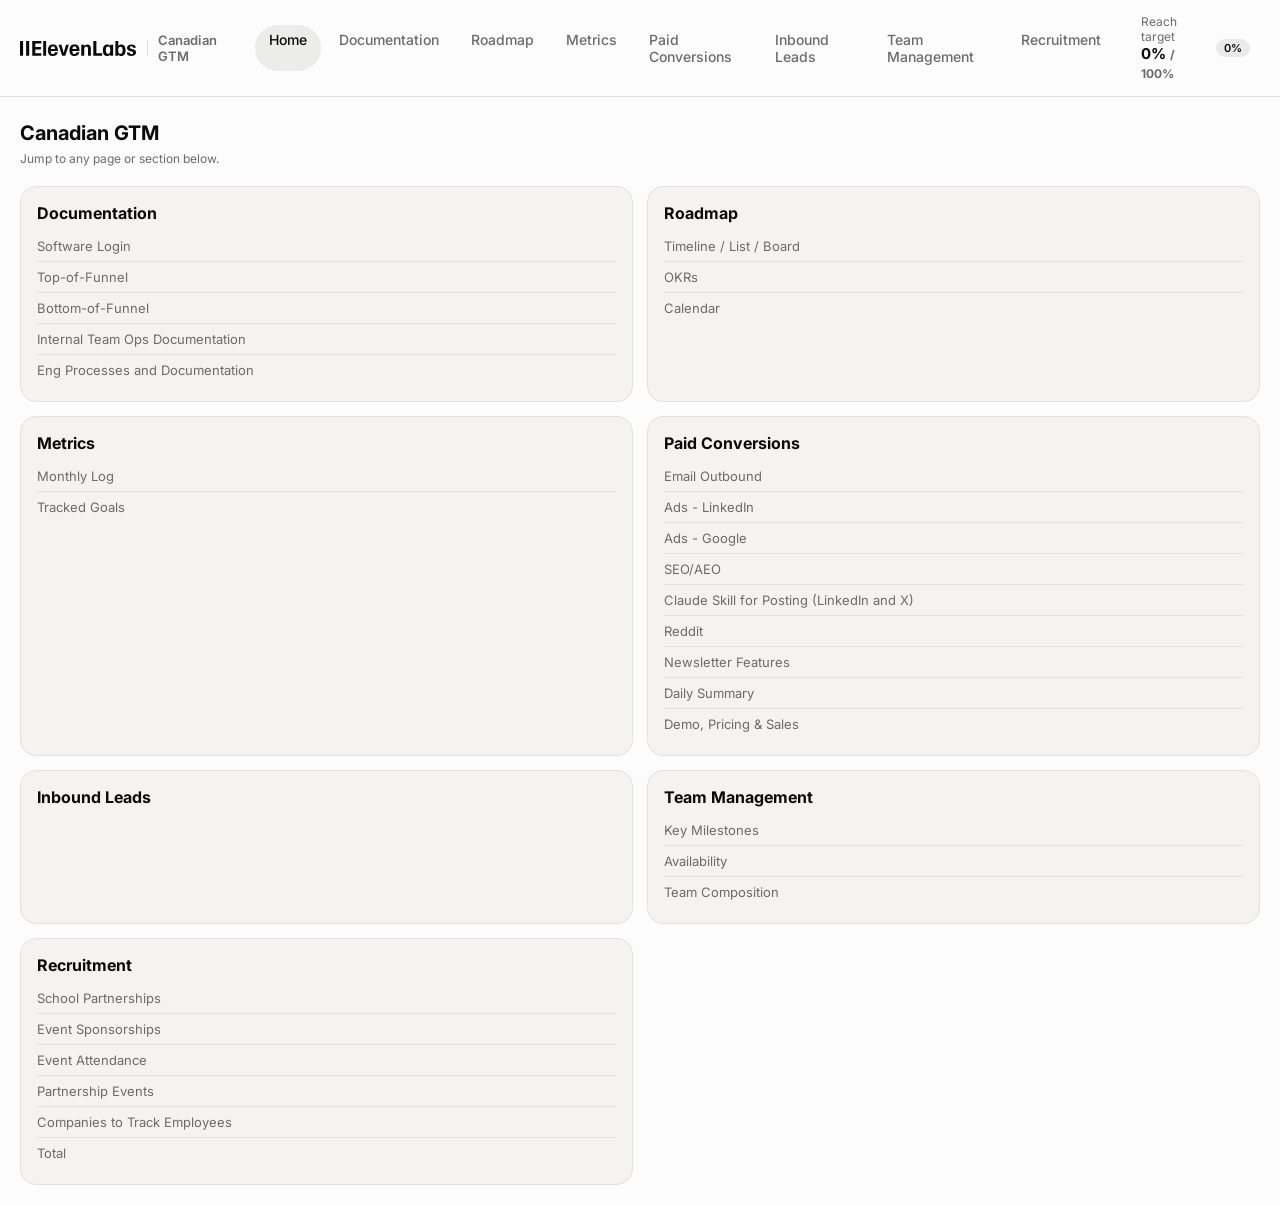
<file: index.html>
<!doctype html>
<html lang="en">
<head>
<meta charset="UTF-8" />
<meta name="viewport" content="width=device-width, initial-scale=1.0" />
<title>Canadian GTM</title>
<link rel="preconnect" href="https://fonts.googleapis.com" />
<link rel="preconnect" href="https://fonts.gstatic.com" crossorigin />
<link href="https://fonts.googleapis.com/css2?family=Inter:wght@300;400;500;600;700;800&display=swap" rel="stylesheet" />
<link rel="stylesheet" href="css/styles.css" />
</head>
<body>
<div id="app-header"></div>
<main id="app-page"></main>
<div id="sidebar-root"></div>
<script type="module" src="js/app.js"></script>
</body>
</html>
</file>
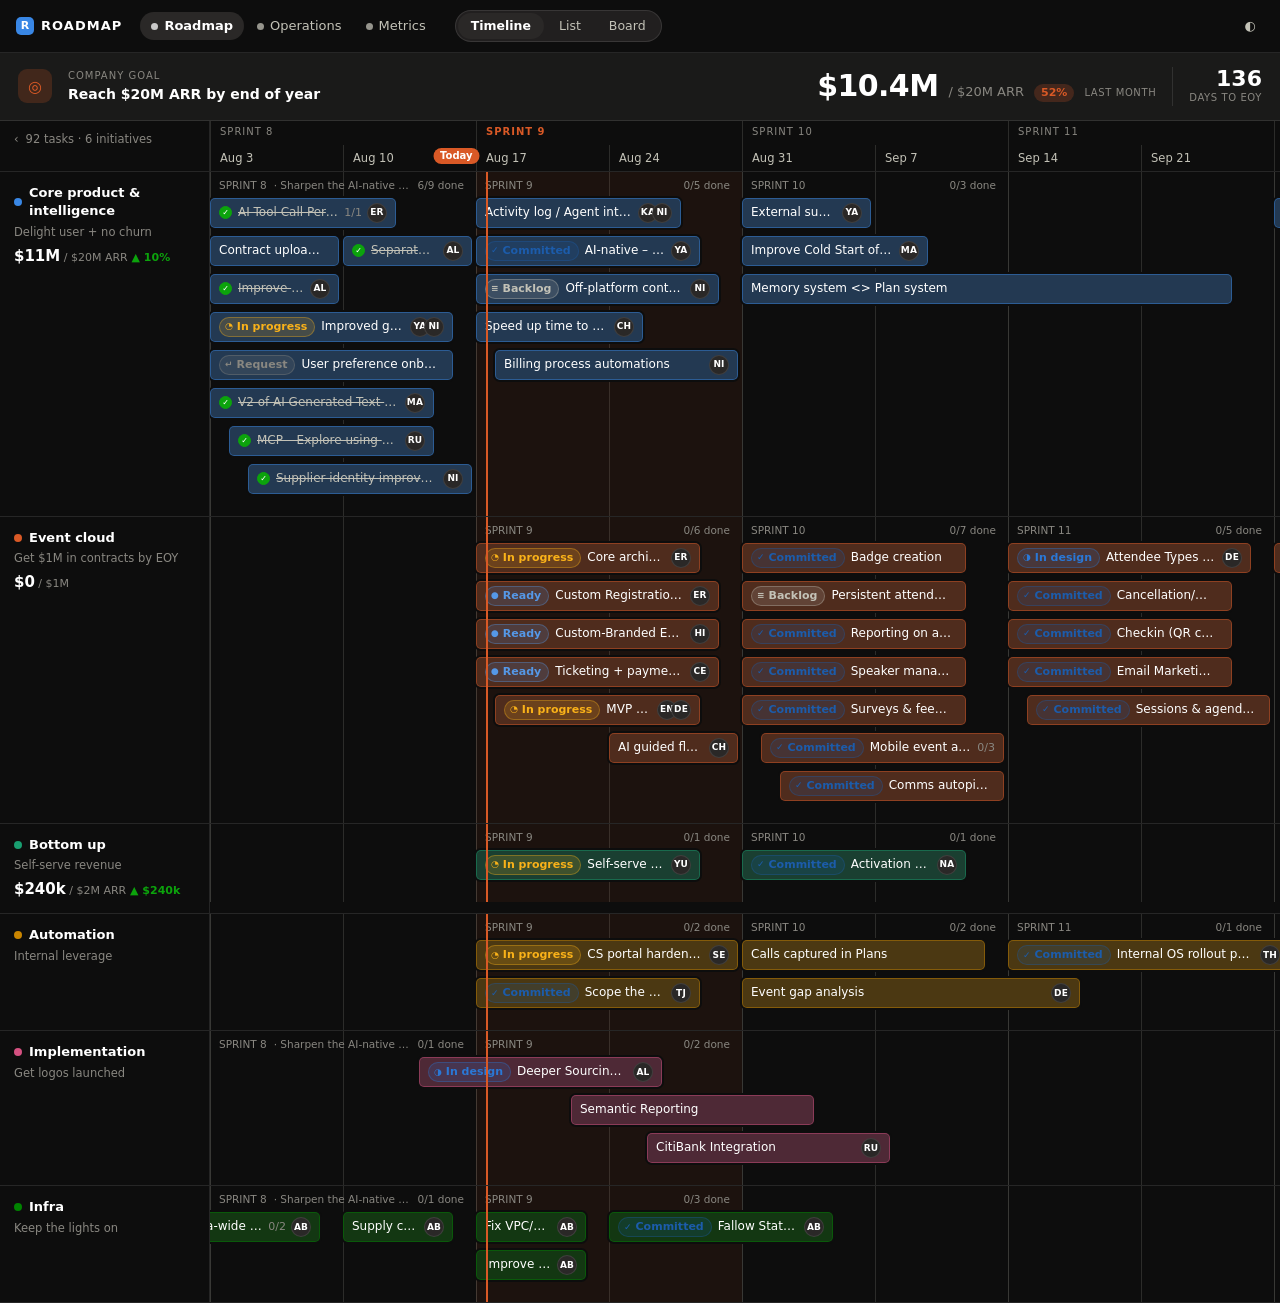
<file: roadmap/index.html>
<!DOCTYPE html>
<html lang="en" data-theme="dark">
<head>
<meta charset="utf-8">
<meta name="viewport" content="width=device-width, initial-scale=1">
<title>Roadmap — Company</title>
<meta name="description" content="A roadmap timeline for planning work across teams.">
<meta name="robots" content="noindex">
<link rel="stylesheet" href="assets/styles.css">
</head>
<body>

<div class="app">

  <header class="appbar">
    <div class="brand">
      <span class="brand-mark" aria-hidden="true">R</span>
      <span>Roadmap</span>
    </div>

    <nav class="tabs" role="tablist" aria-label="Sections">
      <button class="tab" role="tab" data-tab="roadmap" aria-selected="true">
        <span class="dot" aria-hidden="true"></span>Roadmap
      </button>
      <button class="tab" role="tab" data-tab="operations" aria-selected="false">
        <span class="dot" aria-hidden="true"></span>Operations
      </button>
      <button class="tab" role="tab" data-tab="metrics" aria-selected="false">
        <span class="dot" aria-hidden="true"></span>Metrics
      </button>
    </nav>

    <div class="switcher" id="roadmap-switcher" role="tablist" aria-label="Roadmap view">
      <button role="tab" data-rview="timeline" aria-selected="true">Timeline</button>
      <button role="tab" data-rview="list" aria-selected="false">List</button>
      <button role="tab" data-rview="board" aria-selected="false">Board</button>
    </div>

    <div class="appbar-right">
      <button class="icon-btn" id="theme-toggle" title="Switch light / dark" aria-label="Switch light or dark theme">◐</button>
    </div>
  </header>

  <section class="goalbar" id="goalbar" aria-label="Company goal"></section>

  <main>
    <div class="view" id="view-timeline"   role="tabpanel" aria-label="Timeline"></div>
    <div class="view" id="view-list"       role="tabpanel" aria-label="List"       hidden></div>
    <div class="view" id="view-board"      role="tabpanel" aria-label="Board"      hidden></div>
    <div class="view" id="view-operations" role="tabpanel" aria-label="Operations" hidden></div>
    <div class="view" id="view-metrics"    role="tabpanel" aria-label="Metrics"    hidden></div>
  </main>

</div>

<script src="data/roadmap.js"></script>
<script src="assets/app.js"></script>
</body>
</html>
</file>
<file: css/styles.css>
:root {
  --bg: #fdfcfc;
  --bg-raised: #f5f3f1;
  --bg-raised-2: #ececea;
  --border: #e3e1de;
  --text: #0a0a0a;
  --text-dim: #6b6b6b;
  --text-faint: #9b9994;
  --accent: #0a0a0a;
  --accent-contrast: #ffffff;
  --warning-bg: #fdf3e7;
  --warning-text: #92400e;
  --warning-border: #f0ddb8;
  --green: #16a34a;
  --red: #dc2626;
  --blue: #2563eb;
  --radius: 16px;
}

* { box-sizing: border-box; }

html, body {
  margin: 0;
  padding: 0;
  background: var(--bg);
  color: var(--text);
  font-family: 'Inter', -apple-system, BlinkMacSystemFont, "Segoe UI", Roboto, sans-serif;
  font-size: 14px;
}

button, input, select, textarea {
  font-family: inherit;
  font-size: inherit;
  color: inherit;
}

a { color: inherit; }

/* Header */
#app-header {
  display: flex;
  align-items: center;
  justify-content: space-between;
  gap: 16px;
  padding: 10px 20px;
  border-bottom: 1px solid var(--border);
  background: var(--bg);
  position: sticky;
  top: 0;
  z-index: 20;
}

.header-left {
  display: flex;
  align-items: center;
  gap: 20px;
}

.wordmark {
  display: flex;
  align-items: center;
  gap: 10px;
}
.wordmark svg { height: 15px; width: auto; color: var(--text); flex-shrink: 0; }
.wordmark .wordmark-divider { width: 1px; height: 16px; background: var(--border); }
.wordmark .wordmark-sub { font-weight: 600; font-size: 13px; color: var(--text-dim); letter-spacing: 0.01em; }

.nav-tabs { display: flex; gap: 4px; }
.nav-tab {
  padding: 6px 14px;
  border-radius: 9999px;
  color: var(--text-dim);
  text-decoration: none;
  cursor: pointer;
  font-weight: 500;
  border: none;
  background: transparent;
}
.nav-tab:hover { color: var(--text); background: var(--bg-raised); }
.nav-tab.active { color: var(--text); background: var(--bg-raised-2); }

.header-goal {
  display: flex;
  align-items: center;
  gap: 10px;
  padding: 4px 10px;
  border-radius: 8px;
  cursor: pointer;
}
.header-goal:hover { background: var(--bg-raised); }
.header-goal .goal-value { font-weight: 700; font-size: 15px; }
.header-goal .goal-sub { color: var(--text-dim); font-size: 12px; }
.pill {
  padding: 2px 8px;
  border-radius: 20px;
  font-size: 11px;
  font-weight: 600;
  background: rgba(10, 10, 10, 0.07);
  color: var(--accent);
}

/* Page container */
#app-page { padding: 20px; max-width: 1500px; margin: 0 auto; }
#app-page [id] { scroll-margin-top: 76px; }

.page-title { font-size: 20px; font-weight: 700; margin: 4px 0 20px; }
.section-label {
  text-transform: uppercase;
  letter-spacing: 0.06em;
  font-size: 11px;
  color: var(--text-faint);
  font-weight: 700;
  margin-bottom: 4px;
}
.section-desc { color: var(--text-dim); font-size: 12px; margin-bottom: 14px; }

.card {
  background: var(--bg-raised);
  border: 1px solid var(--border);
  border-radius: var(--radius);
  padding: 16px;
}

.btn {
  border: 1px solid var(--border);
  background: var(--bg-raised-2);
  color: var(--text);
  padding: 7px 14px;
  border-radius: 9999px;
  cursor: pointer;
  font-weight: 600;
  font-size: 13px;
}
.btn:hover { border-color: #cfcdc9; }
.btn-primary { background: var(--accent); color: var(--accent-contrast); border-color: var(--accent); }
.btn-primary:hover { filter: brightness(1.3); }
.btn-ghost { background: transparent; border-color: transparent; color: var(--text-dim); }
.btn-ghost:hover { color: var(--text); background: var(--bg-raised); }
.btn-danger { color: var(--red); }

.toolbar { display: flex; align-items: center; justify-content: space-between; margin-bottom: 16px; gap: 12px; }

.avatar {
  width: 24px; height: 24px; border-radius: 50%;
  display: flex; align-items: center; justify-content: center;
  font-size: 10px; font-weight: 700; color: #14141a;
  flex-shrink: 0;
}
.avatar.lg { width: 32px; height: 32px; font-size: 12px; }

.progress-track {
  height: 6px;
  border-radius: 4px;
  background: var(--bg-raised-2);
  overflow: hidden;
}
.progress-fill { height: 100%; background: var(--text); border-radius: 4px; }
.progress-fill.accent { background: var(--accent); }
.progress-fill.green { background: var(--green); }

/* ---------- Roadmap ---------- */
.goal-banner {
  display: flex; align-items: center; justify-content: space-between;
  padding: 16px 4px 20px;
  margin-bottom: 8px;
}
.goal-banner .goal-title-row { display: flex; align-items: center; gap: 10px; }
.goal-banner .goal-icon {
  width: 34px; height: 34px; border-radius: 50%;
  background: var(--bg-raised-2); border: 1px solid var(--border);
  display: flex; align-items: center; justify-content: center; font-size: 16px;
  color: var(--text);
}
.goal-banner .goal-icon svg { height: 14px; width: auto; }
.goal-banner .goal-big { font-size: 30px; font-weight: 800; }
.goal-banner .goal-days { text-align: right; color: var(--text-dim); font-size: 12px; }
.goal-banner .goal-days b { display: block; font-size: 22px; color: var(--text); }

.timeline-toolbar { display: flex; align-items: center; justify-content: space-between; margin: 10px 0 14px; }
.timeline-scroll { overflow-x: auto; border-top: 1px solid var(--border); padding-top: 4px; }

.tl-row { display: flex; border-bottom: 1px solid var(--border); }
.tl-row.tl-header-row { border-bottom: 1px solid var(--border); }
.tl-label {
  position: sticky; left: 0; z-index: 3;
  width: 260px; min-width: 260px; background: var(--bg);
  padding: 12px 14px;
}
.tl-header-row .tl-label { background: var(--bg); }
.tl-init-name { font-weight: 700; display: flex; align-items: center; gap: 8px; }
.team-dot { width: 8px; height: 8px; border-radius: 50%; flex-shrink: 0; }
.tl-init-sub { color: var(--text-dim); font-size: 12px; margin-top: 2px; }
.tl-init-progress { margin-top: 8px; }
.tl-add-row {
  border: none; background: transparent; color: var(--text-faint);
  cursor: pointer; font-size: 12px; margin-top: 8px; padding: 0;
}
.tl-add-row:hover { color: var(--accent); }

.tl-lane {
  position: relative;
  flex-shrink: 0;
  background-image: repeating-linear-gradient(to right, var(--border) 0, var(--border) 1px, transparent 1px, transparent var(--week-px));
  min-height: 66px;
}
.tl-header-row .tl-lane { min-height: 34px; }

.tl-week-label {
  position: absolute; top: 8px; font-size: 11px; color: var(--text-faint); font-weight: 600;
}
.tl-today-line {
  position: absolute; top: 0; bottom: -2000px; width: 2px; background: var(--accent); z-index: 2;
}
.tl-today-flag {
  position: absolute; top: -2px; transform: translateX(-50%);
  background: var(--accent); color: var(--accent-contrast); font-size: 10px; font-weight: 700;
  padding: 1px 6px; border-radius: 4px;
}

.tl-bar {
  position: absolute; top: 14px; height: 34px; border-radius: 7px;
  padding: 6px 10px; font-size: 12px; font-weight: 600;
  cursor: pointer; overflow: hidden; white-space: nowrap; text-overflow: ellipsis;
  border: 1px solid rgba(0,0,0,0.25);
  color: #14141a;
  display: flex; align-items: center; gap: 6px;
}
.tl-bar:hover { filter: brightness(1.1); }
.tl-bar .status-dot { width: 6px; height: 6px; border-radius: 50%; background: rgba(0,0,0,0.45); flex-shrink: 0; }
.tl-bar-conflict { border: 2px solid var(--red); box-shadow: 0 0 0 1px rgba(220,38,38,0.25); }

/* ---------- List / Board views ---------- */
.view-tabs { display: flex; gap: 4px; }
.view-tab {
  padding: 6px 12px; border-radius: 9999px; border: none; cursor: pointer;
  background: transparent; color: var(--text-dim); font-weight: 600; font-size: 13px;
}
.view-tab.active { background: var(--bg-raised-2); color: var(--text); }

table.list-table { width: 100%; border-collapse: collapse; }
table.list-table th {
  text-align: left; font-size: 11px; text-transform: uppercase; color: var(--text-faint);
  padding: 8px 10px; border-bottom: 1px solid var(--border);
}
table.list-table td { padding: 10px; border-bottom: 1px solid var(--border); font-size: 13px; }
table.list-table tr:hover td { background: var(--bg-raised); cursor: pointer; }

.status-badge {
  display: inline-flex; align-items: center; gap: 5px;
  padding: 3px 9px; border-radius: 20px; font-size: 11px; font-weight: 700;
  background: var(--bg-raised-2); border: 1px solid var(--border); color: var(--text-dim);
}
.status-badge.done { color: var(--green); }
.status-badge.progress { color: var(--accent); }

.board-cols { display: flex; gap: 14px; overflow-x: auto; padding-bottom: 10px; }
.board-col { width: 260px; flex-shrink: 0; }
.board-col-title { font-size: 12px; font-weight: 700; color: var(--text-dim); margin-bottom: 10px; display: flex; justify-content: space-between; }
.board-card {
  background: var(--bg-raised); border: 1px solid var(--border); border-radius: 12px;
  padding: 10px; margin-bottom: 8px; cursor: pointer; font-size: 13px; font-weight: 600;
}
.board-card:hover { border-color: #cfcdc9; }
.board-card .board-card-meta { display: flex; align-items: center; justify-content: space-between; margin-top: 8px; }

.empty-hint {
  color: var(--text-faint); font-size: 12px; padding: 6px 10px;
}

/* ---------- Grid layouts (OKR, Operations, Metrics) ---------- */
.grid-3 { display: grid; grid-template-columns: repeat(3, 1fr); gap: 14px; }
.grid-2 { display: grid; grid-template-columns: repeat(2, 1fr); gap: 14px; }
@media (max-width: 1000px) { .grid-3 { grid-template-columns: repeat(2, 1fr); } }

.stack-16 > * + * { margin-top: 16px; }

.okr-card .okr-title-row { display: flex; align-items: center; justify-content: space-between; }
.okr-card h3 { margin: 0; font-size: 15px; }
.kr-row { padding: 10px 0; border-top: 1px solid var(--border); }
.kr-row:first-of-type { border-top: none; }
.kr-title-row { display: flex; justify-content: space-between; font-size: 13px; margin-bottom: 6px; }
.kr-title-row .kr-values { color: var(--text-dim); }
.kr-title { cursor: text; }
.kr-meta-row { display: flex; align-items: center; justify-content: space-between; margin-top: 8px; }
.kr-deadline { font-size: 12px; color: var(--text-dim); cursor: pointer; }
.kr-deadline:hover { color: var(--text); }
.kr-people { display: flex; align-items: center; cursor: pointer; }
.kr-people .avatar { margin-left: -6px; border: 2px solid var(--bg-raised); }
.kr-people .avatar:first-child { margin-left: 0; }
.kr-people-empty { font-size: 12px; color: var(--text-faint); }
.kr-people:hover .kr-people-empty { color: var(--text-dim); }

.milestone-row {
  display: grid; grid-template-columns: 90px 1fr 100px 80px;
  align-items: center; padding: 10px 4px; border-bottom: 1px solid var(--border);
  font-size: 13px;
}
.milestone-row:last-child { border-bottom: none; }
.milestone-date { color: var(--text-dim); }
.milestone-rel { color: var(--text-faint); text-align: right; }

.avail-bar-row { display: flex; align-items: center; gap: 12px; margin: 10px 0 16px; }
.avail-big { font-size: 26px; font-weight: 800; }
.avail-legend { display: flex; gap: 14px; font-size: 12px; color: var(--text-dim); }
.avail-legend span { display: inline-flex; align-items: center; gap: 5px; }
.legend-dot { width: 7px; height: 7px; border-radius: 50%; }

.person-row {
  display: grid; grid-template-columns: 1fr 110px 120px 90px;
  align-items: center; padding: 8px 4px; border-bottom: 1px solid var(--border); font-size: 13px;
}
.person-row:last-child { border-bottom: none; }
.person-name-cell { display: flex; align-items: center; gap: 8px; }
.person-name-cell .role { color: var(--text-faint); font-size: 11px; display: block; }

.team-card h4 { margin: 0 0 10px; font-size: 14px; }
.team-role-label { font-size: 10px; text-transform: uppercase; color: var(--text-faint); margin: 8px 0 4px; letter-spacing: 0.05em; }
.team-member { display: flex; align-items: center; gap: 8px; margin-bottom: 6px; font-size: 13px; }

table.metrics-table { width: 100%; border-collapse: collapse; font-size: 13px; }
table.metrics-table th, table.metrics-table td { padding: 8px 10px; text-align: right; border-bottom: 1px solid var(--border); }
table.metrics-table th:first-child, table.metrics-table td:first-child { text-align: left; }
table.metrics-table th { color: var(--text-faint); font-size: 11px; text-transform: uppercase; font-weight: 700; }
table.metrics-table td.current-month { color: var(--accent); font-weight: 700; }
table.metrics-table td.projection { color: var(--text-faint); }
table.metrics-table td.editable-cell { cursor: pointer; }
table.metrics-table td.editable-cell:hover { background: var(--bg-raised-2); border-radius: 4px; }
table.metrics-table tr.metrics-group-row td {
  text-align: left; font-size: 11px; text-transform: uppercase; letter-spacing: 0.06em;
  font-weight: 700; color: var(--text-faint); background: var(--bg-raised-2);
  padding: 7px 10px; border-bottom: 1px solid var(--border);
}
table.metrics-table tr.metrics-group-row .team-dot { display: inline-block; margin-right: 6px; }

.goal-card { position: relative; }
.goal-card .goal-card-top { display: flex; justify-content: space-between; align-items: center; margin-bottom: 6px; }
.goal-card .goal-card-value { font-size: 22px; font-weight: 800; margin: 6px 0 8px; }
.goal-card .goal-card-value span { font-size: 13px; font-weight: 500; color: var(--text-dim); }
.sparkline { margin-top: 10px; }

/* ---------- Task Sidebar ---------- */
.sidebar-overlay {
  position: fixed; inset: 0; background: rgba(10,10,10,0.25); z-index: 40;
}
.task-sidebar {
  position: fixed; top: 0; right: 0; bottom: 0; width: 440px; max-width: 92vw;
  background: var(--bg); border-left: 1px solid var(--border);
  z-index: 41; display: flex; flex-direction: column;
  box-shadow: -8px 0 30px rgba(10,10,10,0.12);
}
.ts-header {
  display: flex; align-items: center; justify-content: space-between;
  padding: 12px 16px; border-bottom: 1px solid var(--border);
}
.ts-body { flex: 1; overflow-y: auto; padding: 16px; }
.ts-title-input {
  width: 100%; background: transparent; border: none; color: var(--text);
  font-size: 19px; font-weight: 700; padding: 4px 0 14px; outline: none;
}
.ts-warning {
  background: var(--warning-bg); border: 1px solid var(--warning-border); color: var(--warning-text);
  padding: 8px 10px; border-radius: 8px; font-size: 12px; margin-bottom: 14px;
}
.ts-conflict {
  background: rgba(220,38,38,0.07); border: 1px solid rgba(220,38,38,0.3); color: var(--red);
  padding: 8px 10px; border-radius: 8px; font-size: 12px; margin-bottom: 14px;
}
.ts-field { padding: 10px 0; border-bottom: 1px solid var(--border); }
.ts-field-label {
  display: flex; align-items: center; gap: 8px; font-size: 12px; color: var(--text-dim); margin-bottom: 6px; font-weight: 600;
}
.ts-field textarea, .ts-field input[type=text], .ts-field input[type=date], .ts-field select,
.ts-body textarea, .ts-body input[type=text], .ts-body input[type=date], .ts-body select {
  width: 100%; background: var(--bg-raised-2); border: 1px solid var(--border); border-radius: 7px;
  padding: 7px 9px; color: var(--text); outline: none;
}
.ts-field textarea, .ts-body textarea { min-height: 60px; resize: vertical; }
.ts-field:focus-within textarea, .ts-field:focus-within input, .ts-field:focus-within select,
.ts-body textarea:focus, .ts-body input:focus, .ts-body select:focus { border-color: #b8b6b2; }
.ts-inline { display: flex; gap: 8px; align-items: center; }
.ts-inline > * { flex: 1; }
.ts-chip {
  display: inline-flex; align-items: center; gap: 6px; background: var(--bg-raised-2);
  border: 1px solid var(--border); border-radius: 20px; padding: 3px 8px 3px 4px; font-size: 12px; margin: 3px 4px 0 0;
}
.ts-chip button { border: none; background: transparent; color: var(--text-faint); cursor: pointer; font-size: 13px; line-height: 1; padding: 0; }
.ts-chip-conflict { background: rgba(220,38,38,0.08); border-color: rgba(220,38,38,0.35); color: var(--red); }
.ts-subtask-row { display: flex; align-items: center; gap: 8px; padding: 4px 0; font-size: 13px; }
.ts-subtask-row input[type=checkbox] { accent-color: var(--accent); }
.ts-comment { padding: 8px 0; border-top: 1px solid var(--border); font-size: 13px; }
.ts-comment .ts-comment-meta { color: var(--text-faint); font-size: 11px; margin-bottom: 3px; }
.ts-footer { padding: 12px 16px; border-top: 1px solid var(--border); display: flex; justify-content: space-between; }

.checkbox-row { display: flex; align-items: center; gap: 6px; }

/* ---------- Cover page ---------- */
.cover-grid { display: grid; grid-template-columns: repeat(2, 1fr); gap: 14px; }
@media (max-width: 800px) { .cover-grid { grid-template-columns: 1fr; } }
.cover-page-title {
  display: block; font-size: 16px; font-weight: 700; color: var(--text);
  text-decoration: none; margin-bottom: 8px;
}
.cover-page-title:hover { text-decoration: underline; }
.cover-sublist { list-style: none; margin: 0; padding: 0; }
.cover-sublist li { border-top: 1px solid var(--border); }
.cover-sublist li:first-child { border-top: none; }
.cover-sublist a {
  display: block; padding: 7px 0; font-size: 13px; color: var(--text-dim); text-decoration: none;
}
.cover-sublist a:hover { color: var(--text); text-decoration: underline; }

/* ---------- Documentation & SOPs ---------- */
.doc-card h4 { font-size: 15px; }
.doc-list { margin-top: 4px; }
.doc-row {
  display: flex; align-items: flex-start; justify-content: space-between; gap: 12px;
  padding: 9px 0; border-bottom: 1px solid var(--border);
}
.doc-row:last-child { border-bottom: none; }
.doc-row-main { min-width: 0; }
.doc-title { font-size: 13px; font-weight: 600; color: var(--text); text-decoration: none; }
a.doc-title:hover { text-decoration: underline; }
.doc-notes { font-size: 12px; color: var(--text-dim); margin-top: 2px; line-height: 1.5; }
.doc-row-actions { display: flex; gap: 4px; flex-shrink: 0; }

.cell-input {
  width: 100%; min-width: 130px; background: var(--bg-raised-2); border: 1px solid var(--border);
  border-radius: 6px; padding: 5px 8px; color: var(--text); font-size: 12px; outline: none;
}
.cell-input:hover { border-color: #cfcdc9; }
.cell-input:focus { border-color: #b8b6b2; background: var(--bg); }
.doc-fields-table th, .doc-fields-table td { white-space: nowrap; }

.leads-table th, .leads-table td { white-space: nowrap; }
.notes-box {
  width: 100%; min-height: 90px; background: var(--bg-raised); border: 1px solid var(--border);
  border-radius: var(--radius); padding: 12px; color: var(--text); font-size: 13px;
  outline: none; resize: vertical; font-family: inherit; margin-top: 8px;
}
.notes-box:focus { border-color: #b8b6b2; }
.notes-box[readonly] { cursor: default; color: var(--text-dim); }
.notes-box[readonly]:focus { border-color: var(--border); }
.page-notes-wrap { margin-bottom: 24px; }
.page-notes-wrap .notes-box { margin-top: 6px; min-height: 80px; }

/* ---------- Calendar ---------- */
.cal-header { display: flex; align-items: center; justify-content: space-between; margin-bottom: 12px; }
.cal-header select {
  background: var(--bg-raised-2); border: 1px solid var(--border); border-radius: 7px;
  padding: 5px 8px; color: var(--text); font-size: 13px; outline: none;
}
.cal-grid {
  display: grid; grid-template-columns: repeat(7, 1fr); gap: 1px;
  background: var(--border); border: 1px solid var(--border); border-radius: var(--radius); overflow: hidden;
}
.cal-day-head {
  background: var(--bg-raised); padding: 8px; font-size: 11px; text-transform: uppercase;
  color: var(--text-faint); text-align: center; font-weight: 700;
}
.cal-cell { background: var(--bg); min-height: 92px; padding: 6px; font-size: 12px; }
.cal-cell.blank { background: var(--bg-raised); }
.cal-cell.today { background: rgba(10,10,10,0.03); }
.cal-cell .cal-daynum { font-weight: 700; margin-bottom: 4px; }
.cal-cell.today .cal-daynum { color: var(--accent); }
.cal-chip {
  display: block; font-size: 10px; padding: 1px 5px; border-radius: 4px; margin-bottom: 2px;
  white-space: nowrap; overflow: hidden; text-overflow: ellipsis;
}
.cal-chip.task { background: rgba(37,99,235,0.12); color: #2563eb; }
.cal-chip.kr { background: rgba(10,10,10,0.08); color: #0a0a0a; }
.cal-chip.milestone { background: rgba(220,38,38,0.1); color: #dc2626; }
.cal-more { display: block; font-size: 10px; color: var(--text-faint); }
.cal-legend { display: flex; gap: 16px; font-size: 12px; color: var(--text-dim); margin-top: 12px; }
.cal-legend span { display: inline-flex; align-items: center; gap: 5px; }

.cal-filters { display: grid; grid-template-columns: 1fr 1fr; gap: 24px; margin-top: 24px; }
@media (max-width: 700px) { .cal-filters { grid-template-columns: 1fr; } }
.cal-checkbox-row {
  display: flex; align-items: center; gap: 8px; font-size: 13px; padding: 4px 0;
  cursor: pointer; color: var(--text);
}
.cal-checkbox-row input[type=checkbox] { accent-color: var(--accent); }
.cal-filter-team-group { margin-bottom: 12px; }
.cal-filter-team-group:last-child { margin-bottom: 0; }
.cal-filter-team-label {
  display: flex; align-items: center; gap: 6px; font-size: 12px; font-weight: 700;
  color: var(--text-dim); margin: 8px 0 2px;
}
.cal-filter-team-group:first-child .cal-filter-team-label { margin-top: 0; }
.cal-filter-team-label .team-dot { flex-shrink: 0; }
.cal-filter-col .cal-checkbox-row { padding-left: 4px; }

/* ---------- Tracker pages (Paid Conversions / Recruitment) ---------- */
.page-intro { color: var(--text-dim); font-size: 13px; line-height: 1.6; }
.page-intro p:last-child { margin-bottom: 0 !important; }

.tracker-card h4 { font-size: 15px; }
.tracker-scroll { overflow-x: auto; }
.tracker-table { border-collapse: collapse; }
.tracker-table th, .tracker-table td { font-size: 13px; white-space: nowrap; }
.tracker-note { color: var(--text-dim); font-size: 12px !important; max-width: 260px; white-space: normal !important; }
.tracker-target { color: var(--text-dim); }
.tracker-sticky-col { position: sticky; left: 0; background: var(--bg-raised); min-width: 190px; z-index: 1; }
.tracker-week-th, .tracker-week-td { text-align: center; width: 84px; }
.tracker-week-th.current-week { color: var(--text); }
.tracker-week-td.current-week { background: rgba(10,10,10,0.03); }
.tracker-input {
  width: 76px; text-align: center; background: transparent; border: 1px solid transparent;
  border-radius: 6px; padding: 5px 4px; color: var(--text); outline: none; font-size: 13px;
}
.tracker-input:hover { border-color: var(--border); }
.tracker-input:focus { border-color: #b8b6b2; background: var(--bg); }

.tracker-summary { text-align: right; margin-top: 12px; padding-top: 10px; border-top: 1px solid var(--border); font-size: 13px; color: var(--text-dim); }
.tracker-summary b { font-size: 16px; color: var(--text); margin-left: 6px; }

.inline-add-form { gap: 8px; align-items: center; margin: 10px 0; }
.inline-add-form input {
  flex: 1; max-width: 320px; background: var(--bg-raised-2); border: 1px solid var(--border);
  border-radius: 7px; padding: 7px 10px; color: var(--text); outline: none; font-size: 13px;
}
.inline-add-form input:focus { border-color: #b8b6b2; }

.entity-list { margin: 4px 0 14px; }
.entity-row { display: flex; gap: 16px; align-items: flex-start; padding: 8px 0; border-bottom: 1px solid var(--border); font-size: 13px; }
.entity-row:last-child { border-bottom: none; }
.entity-name { flex: 0 0 200px; font-weight: 700; }
.entity-org-list { display: flex; flex-wrap: wrap; gap: 6px; flex: 1; }
.entity-org-box {
  background: var(--bg-raised-2); border: 1px solid var(--border); border-radius: 8px;
  padding: 4px 10px; font-size: 12px; color: var(--text-dim); font-family: inherit;
  cursor: pointer; line-height: 1.4;
}
.entity-org-box:hover { border-color: #b8b6b2; color: var(--text); background: var(--bg); }
.entity-org-empty { color: var(--text-faint); }
.entity-note { flex: 1; color: var(--text-dim); font-size: 12px; line-height: 1.5; padding-top: 2px; }
</file>
<file: roadmap/assets/styles.css>
/* =====================================================================
   Roadmap dashboard — styles
   Colour roles come from a validated categorical palette (8 fixed slots,
   never cycled) plus a reserved status palette. Both light and dark are
   selected, not auto-flipped.
   ===================================================================== */

:root {
  color-scheme: dark;

  /* surfaces & ink — dark is the default view */
  --plane:        #0d0d0d;
  --surface-1:    #1a1a19;
  --surface-2:    #211f1f;
  --surface-3:    #2a2827;
  --text-primary: #ffffff;
  --text-secondary: #c3c2b7;
  --text-muted:   #898781;
  --grid:         #2c2c2a;
  --axis:         #383835;
  --hairline:     rgba(255, 255, 255, 0.10);
  --hairline-strong: rgba(255, 255, 255, 0.18);

  /* categorical slots — fixed order, one per team, never recycled */
  --series-1: #3987e5;  /* blue    */
  --series-2: #d95926;  /* orange  */
  --series-3: #199e70;  /* aqua    */
  --series-4: #c98500;  /* yellow  */
  --series-5: #d55181;  /* magenta */
  --series-6: #008300;  /* green   */
  --series-7: #9085e9;  /* violet  */
  --series-8: #e66767;  /* red     */
  --series-other: #898781;

  /* status palette — reserved, never used as a series colour */
  --good:     #0ca30c;
  --warning:  #fab219;
  --serious:  #ec835a;
  --critical: #d03b3b;
  --delta-up: #0ca30c;

  /* ordinal steps for workflow progression (blue ramp, no darker than 600) */
  --step-early: #1c5cab;
  --step-mid:   #2a78d6;
  --step-late:  #5598e7;

  --radius: 8px;
  --radius-sm: 5px;
  --row-h: 34px;
  --font: system-ui, -apple-system, "Segoe UI", sans-serif;
}

:root[data-theme="light"] {
  color-scheme: light;
  --plane:        #f9f9f7;
  --surface-1:    #fcfcfb;
  --surface-2:    #f2f1ee;
  --surface-3:    #e9e8e3;
  --text-primary: #0b0b0b;
  --text-secondary: #52514e;
  --text-muted:   #898781;
  --grid:         #e1e0d9;
  --axis:         #c3c2b7;
  --hairline:     rgba(11, 11, 11, 0.10);
  --hairline-strong: rgba(11, 11, 11, 0.18);

  --series-1: #2a78d6;
  --series-2: #eb6834;
  --series-3: #1baf7a;
  --series-4: #eda100;
  --series-5: #e87ba4;
  --series-6: #008300;
  --series-7: #4a3aa7;
  --series-8: #e34948;

  --delta-up: #006300;
  --step-early: #86b6ef;
  --step-mid:   #2a78d6;
  --step-late:  #1c5cab;
}

/* ---------- base ---------------------------------------------------- */
* { box-sizing: border-box; }

html, body {
  margin: 0;
  padding: 0;
  height: 100%;
}

body {
  background: var(--plane);
  color: var(--text-primary);
  font-family: var(--font);
  font-size: 13px;
  line-height: 1.45;
  -webkit-font-smoothing: antialiased;
}

button {
  font: inherit;
  color: inherit;
  background: none;
  border: none;
  cursor: pointer;
}

table { border-collapse: collapse; width: 100%; }

.tabular { font-variant-numeric: tabular-nums; }

.visually-hidden {
  position: absolute;
  width: 1px; height: 1px;
  padding: 0; margin: -1px;
  overflow: hidden; clip: rect(0 0 0 0);
  white-space: nowrap; border: 0;
}

/* ---------- app shell ----------------------------------------------- */
.app {
  display: flex;
  flex-direction: column;
  min-height: 100vh;
}

.appbar {
  display: flex;
  align-items: center;
  gap: 18px;
  padding: 10px 16px;
  background: var(--plane);
  border-bottom: 1px solid var(--hairline);
  position: sticky;
  top: 0;
  z-index: 40;
}

.brand {
  display: flex;
  align-items: center;
  gap: 7px;
  font-weight: 700;
  letter-spacing: 0.08em;
  font-size: 13px;
  text-transform: uppercase;
  white-space: nowrap;
}

.brand-mark {
  width: 18px; height: 18px;
  border-radius: 5px;
  background: var(--series-1);
  display: grid;
  place-items: center;
  color: #fff;
  font-size: 11px;
  font-weight: 800;
  letter-spacing: 0;
}

.tabs { display: flex; gap: 2px; }

.tab {
  display: inline-flex;
  align-items: center;
  gap: 6px;
  padding: 5px 11px;
  border-radius: 999px;
  color: var(--text-secondary);
  white-space: nowrap;
}

.tab:hover { background: var(--surface-2); color: var(--text-primary); }

.tab[aria-selected="true"] {
  background: var(--surface-3);
  color: var(--text-primary);
  font-weight: 600;
}

.tab .dot { width: 7px; height: 7px; border-radius: 50%; background: currentColor; opacity: 0.75; }

[hidden] { display: none !important; }

.switcher {
  display: flex;
  gap: 2px;
  padding: 2px;
  background: var(--surface-2);
  border: 1px solid var(--hairline);
  border-radius: 999px;
}

.switcher button {
  padding: 4px 13px;
  border-radius: 999px;
  color: var(--text-secondary);
  font-size: 12.5px;
}

.switcher button[aria-selected="true"] {
  background: var(--surface-3);
  color: var(--text-primary);
  font-weight: 600;
}

.appbar-right { margin-left: auto; display: flex; align-items: center; gap: 10px; }

.icon-btn {
  width: 28px; height: 28px;
  display: grid; place-items: center;
  border-radius: var(--radius-sm);
  color: var(--text-secondary);
}
.icon-btn:hover { background: var(--surface-2); color: var(--text-primary); }

/* ---------- goal header --------------------------------------------- */
.goalbar {
  display: flex;
  align-items: center;
  gap: 16px;
  padding: 14px 18px;
  background: var(--surface-1);
  border-bottom: 1px solid var(--hairline);
}

.goal-icon {
  width: 34px; height: 34px;
  flex: none;
  border-radius: 9px;
  display: grid; place-items: center;
  background: color-mix(in srgb, var(--series-2) 20%, transparent);
  color: var(--series-2);
  font-size: 16px;
}

.goal-label {
  font-size: 10px;
  letter-spacing: 0.1em;
  text-transform: uppercase;
  color: var(--text-muted);
}

.goal-title { font-size: 14px; font-weight: 600; }

.goal-figures { margin-left: auto; display: flex; align-items: baseline; gap: 10px; }

.hero-number {
  font-size: 30px;
  font-weight: 700;
  letter-spacing: -0.02em;
  line-height: 1;
}

.hero-sub { color: var(--text-muted); font-size: 13px; }

.pill-pct {
  padding: 1px 7px;
  border-radius: 999px;
  font-size: 11px;
  font-weight: 600;
  background: color-mix(in srgb, var(--series-2) 22%, transparent);
  color: var(--series-2);
}

.countdown {
  padding-left: 16px;
  border-left: 1px solid var(--hairline);
  text-align: right;
  flex: none;
}
.countdown .n { font-size: 22px; font-weight: 700; line-height: 1.1; }
.countdown .l { font-size: 10px; color: var(--text-muted); text-transform: uppercase; letter-spacing: 0.06em; }

/* ---------- generic bits -------------------------------------------- */
.view { padding: 0; }
.view[hidden] { display: none; }

.wrap { max-width: 1080px; margin: 0 auto; padding: 26px 20px 60px; }

.section { margin-bottom: 34px; }

.section-title {
  font-size: 10.5px;
  letter-spacing: 0.11em;
  text-transform: uppercase;
  color: var(--text-muted);
  margin: 0 0 3px;
}

.section-note { color: var(--text-muted); margin: 0 0 12px; font-size: 12.5px; }

.card {
  background: var(--surface-1);
  border: 1px solid var(--hairline);
  border-radius: var(--radius);
}

.team-dot {
  width: 8px; height: 8px;
  border-radius: 50%;
  flex: none;
  display: inline-block;
  background: var(--team-color, var(--series-other));
}

/* avatars: identity is carried by the initials, not the tint */
.avatar {
  width: 20px; height: 20px;
  border-radius: 50%;
  display: inline-grid;
  place-items: center;
  font-size: 9px;
  font-weight: 700;
  letter-spacing: 0.02em;
  color: var(--text-primary);
  background: var(--surface-3);
  border: 1px solid var(--hairline);
  flex: none;
  text-transform: uppercase;
}
.avatar.empty { color: var(--text-muted); font-weight: 500; }
.avatars { display: inline-flex; }
.avatars .avatar + .avatar { margin-left: -6px; }

/* ---------- status pills -------------------------------------------- */
/* Every pill carries an icon AND a text label — colour never alone. */
.status {
  display: inline-flex;
  align-items: center;
  gap: 4px;
  flex: none;
  padding: 1px 7px 1px 5px;
  border-radius: 999px;
  font-size: 11px;
  font-weight: 600;
  white-space: nowrap;
  border: 1px solid transparent;
  background: color-mix(in srgb, var(--sc) 16%, transparent);
  color: var(--sc);
  border-color: color-mix(in srgb, var(--sc) 34%, transparent);
}
.status .glyph { font-size: 9px; line-height: 1; }

.status-request  { --sc: var(--text-muted); }
.status-none     { --sc: var(--text-muted); }
.status-backlog  { --sc: var(--text-secondary); }
.status-committed{ --sc: var(--step-early); }
.status-design   { --sc: var(--step-mid); }
.status-ready    { --sc: var(--step-late); }
.status-progress { --sc: var(--warning); }
.status-done     { --sc: var(--good); }
.status-overdue  { --sc: var(--critical); }

/* the same status hue as a bare dot, for column headers */
.status-dot { background: var(--sc, var(--text-muted)); }

:root[data-theme="light"] .status-committed { --sc: #1c5cab; }
:root[data-theme="light"] .status-ready     { --sc: #256abf; }
:root[data-theme="light"] .status-progress  { --sc: #8a5a00; }

.tag {
  display: inline-flex;
  align-items: center;
  gap: 4px;
  padding: 1px 7px;
  border-radius: 999px;
  font-size: 11px;
  font-weight: 600;
  background: color-mix(in srgb, var(--team-color, var(--series-other)) 16%, transparent);
  color: var(--team-color, var(--series-other));
  border: 1px solid color-mix(in srgb, var(--team-color, var(--series-other)) 32%, transparent);
  white-space: nowrap;
}

.ref {
  font-size: 10.5px;
  color: var(--text-muted);
  border: 1px solid var(--hairline);
  border-radius: 4px;
  padding: 0 5px;
  white-space: nowrap;
}

/* =====================================================================
   TIMELINE
   ===================================================================== */
.timeline-scroll { overflow-x: auto; }
.timeline { min-width: 1180px; }

.tl-head {
  display: flex;
  position: sticky;
  top: 0;
  z-index: 20;
  background: var(--plane);
  border-bottom: 1px solid var(--hairline);
}

.tl-gutter {
  width: 210px;
  flex: none;
  padding: 10px 14px;
  border-right: 1px solid var(--hairline);
  background: var(--plane);
  position: sticky;
  left: 0;
  z-index: 2;
}

.tl-gutter-head { display: flex; align-items: center; gap: 7px; color: var(--text-muted); font-size: 11.5px; }

.tl-canvas { position: relative; flex: 1; min-width: 0; }

.tl-sprints { display: flex; height: 24px; position: relative; }

.tl-sprint {
  position: absolute;
  top: 0;
  height: 24px;
  padding: 4px 0 0 9px;
  font-size: 10px;
  letter-spacing: 0.1em;
  text-transform: uppercase;
  color: var(--text-muted);
  border-left: 1px solid var(--grid);
  overflow: hidden;
  white-space: nowrap;
}
.tl-sprint.current { color: var(--series-2); font-weight: 700; }

.tl-weeks { position: relative; height: 26px; }

.tl-week {
  position: absolute;
  top: 0;
  font-size: 11.5px;
  color: var(--text-secondary);
  padding-left: 9px;
  border-left: 1px solid var(--grid);
  height: 26px;
  line-height: 26px;
  white-space: nowrap;
}

.tl-body { position: relative; }

.tl-row {
  display: flex;
  border-bottom: 1px solid var(--hairline);
  align-items: stretch;
}

.tl-lane-label {
  width: 210px;
  flex: none;
  padding: 12px 14px;
  border-right: 1px solid var(--hairline);
  background: var(--plane);
  position: sticky;
  left: 0;
  z-index: 2;
}

.tl-lane-title { display: flex; align-items: center; gap: 7px; font-weight: 600; font-size: 13px; }
.tl-lane-mission { color: var(--text-muted); font-size: 11.5px; margin-top: 3px; }
.tl-lane-figure { margin-top: 5px; font-size: 15px; font-weight: 700; }
.tl-lane-figure .of { font-size: 11px; color: var(--text-muted); font-weight: 400; }

.delta {
  font-size: 11px;
  font-weight: 700;
  color: var(--delta-up);
  white-space: nowrap;
}
.delta.down { color: var(--critical); }

.tl-track { position: relative; flex: 1; min-width: 0; padding: 26px 0 12px; }

.tl-gridlines { position: absolute; inset: 0; pointer-events: none; }
.tl-gridline { position: absolute; top: 0; bottom: 0; width: 1px; background: var(--grid); }
.tl-gridline.sprint { background: var(--axis); }

.tl-today {
  position: absolute; top: 0; bottom: 0; width: 2px;
  background: var(--series-2);
  z-index: 6;
  pointer-events: none;
}

.tl-today-flag {
  position: absolute;
  z-index: 30;
  transform: translateX(-100%);
  background: var(--series-2);
  color: #fff;
  font-size: 10px;
  font-weight: 700;
  padding: 1px 7px;
  border-radius: 999px;
}

.tl-sprintband {
  position: absolute; top: 0; bottom: 0;
  background: color-mix(in srgb, var(--series-2) 7%, transparent);
  pointer-events: none;
}

.tl-sprintmeta {
  position: absolute;
  top: 6px;
  font-size: 10.5px;
  color: var(--text-muted);
  padding-left: 9px;
  white-space: nowrap;
  overflow: hidden;
  display: flex;
  gap: 7px;
  align-items: baseline;
}
.tl-sprintmeta .count { margin-left: auto; }

.tl-bar {
  position: absolute;
  height: 30px;
  border-radius: var(--radius-sm);
  padding: 0 8px;
  display: flex;
  align-items: center;
  gap: 6px;
  font-size: 12px;
  overflow: hidden;
  cursor: default;
  /* 2px surface ring keeps overlapping/adjacent bars from merging */
  box-shadow: 0 0 0 2px var(--plane);
  background: color-mix(in srgb, var(--team-color) 28%, var(--surface-1));
  border: 1px solid color-mix(in srgb, var(--team-color) 45%, transparent);
  color: var(--text-primary);
}

.tl-bar:hover { background: color-mix(in srgb, var(--team-color) 38%, var(--surface-1)); }

.tl-bar.is-done .tl-bar-title { text-decoration: line-through; color: var(--text-secondary); }

.tl-bar-check {
  width: 13px; height: 13px; flex: none;
  border-radius: 50%;
  display: grid; place-items: center;
  font-size: 8px;
  border: 1px solid var(--hairline-strong);
  color: var(--text-muted);
}
.tl-bar-check.done { background: var(--good); border-color: var(--good); color: #fff; }

.tl-bar-title {
  white-space: nowrap;
  overflow: hidden;
  text-overflow: ellipsis;
  font-weight: 500;
  flex: 1 1 auto;
  min-width: 0;
}
.tl-bar-note {
  color: var(--text-muted);
  font-size: 10.5px;
  white-space: nowrap;
  overflow: hidden;
  text-overflow: ellipsis;
}
.tl-bar-right { margin-left: auto; display: flex; align-items: center; gap: 5px; flex: none; }

/* =====================================================================
   LIST
   ===================================================================== */
.list-table thead th {
  text-align: left;
  font-size: 10.5px;
  letter-spacing: 0.09em;
  text-transform: uppercase;
  color: var(--text-muted);
  font-weight: 600;
  padding: 9px 10px;
  border-bottom: 1px solid var(--hairline);
  position: sticky;
  top: 0;
  background: var(--plane);
  z-index: 5;
  white-space: nowrap;
  cursor: pointer;
  user-select: none;
}
.list-table thead th:hover { color: var(--text-primary); }
.list-table thead th .sortcue { opacity: 0.45; margin-left: 4px; font-size: 9px; }

.list-group td {
  padding: 14px 10px 8px;
  border-bottom: 1px solid var(--hairline);
  background: var(--surface-1);
}
.list-group-inner { display: flex; align-items: baseline; gap: 9px; }
.list-group-name { font-weight: 700; font-size: 14px; display: flex; align-items: center; gap: 7px; }
.list-count {
  font-size: 10.5px; color: var(--text-muted);
  background: var(--surface-3); border-radius: 999px; padding: 0 6px;
}

.list-table tbody td {
  padding: 8px 10px;
  border-bottom: 1px solid var(--hairline);
  vertical-align: middle;
}
.list-table tbody tr.task:hover td { background: var(--surface-1); }

.list-name { display: flex; align-items: center; gap: 8px; min-width: 0; }
.list-name .txt { white-space: nowrap; overflow: hidden; text-overflow: ellipsis; }
.list-table tr.is-done .list-name .txt { text-decoration: line-through; color: var(--text-muted); }

.col-dates, .col-sprint, .col-subtasks { white-space: nowrap; }
.col-impact { color: var(--text-secondary); max-width: 320px; }
.muted { color: var(--text-muted); }

.who { display: flex; align-items: center; gap: 7px; white-space: nowrap; }

.chip-sprint {
  font-size: 10.5px; font-weight: 600;
  padding: 1px 7px; border-radius: 999px;
  background: var(--surface-3); color: var(--text-secondary);
}
.chip-sprint.current { background: color-mix(in srgb, var(--series-2) 20%, transparent); color: var(--series-2); }

/* =====================================================================
   BOARD
   ===================================================================== */
.board-scroll { overflow-x: auto; padding: 18px 16px 40px; }
.board { display: flex; gap: 12px; align-items: flex-start; min-width: min-content; }

.board-col {
  width: 258px;
  flex: none;
  background: var(--surface-1);
  border: 1px solid var(--hairline);
  border-radius: 10px;
  padding: 10px;
  max-height: calc(100vh - 210px);
  display: flex;
  flex-direction: column;
}

.board-col-head {
  display: flex; align-items: center; gap: 7px;
  padding: 2px 4px 10px;
  font-size: 12.5px; font-weight: 600;
}
.board-col-head .n {
  margin-left: auto; font-size: 10.5px; color: var(--text-muted);
  background: var(--surface-3); border-radius: 999px; padding: 0 6px;
  font-variant-numeric: tabular-nums;
}

.board-cards { display: flex; flex-direction: column; gap: 8px; overflow-y: auto; padding-right: 2px; }

.board-card {
  background: var(--surface-2);
  border: 1px solid var(--hairline);
  border-radius: 8px;
  padding: 10px;
  display: flex;
  flex-direction: column;
  gap: 7px;
}
.board-card:hover { border-color: var(--hairline-strong); }

.bc-title { display: flex; gap: 7px; align-items: flex-start; font-size: 13px; font-weight: 600; line-height: 1.3; }
.board-card.is-done .bc-title span { text-decoration: line-through; color: var(--text-muted); font-weight: 500; }
.bc-note { color: var(--text-muted); font-size: 11.5px; font-style: italic; line-height: 1.35; }
.bc-tags { display: flex; flex-wrap: wrap; gap: 5px; }
.bc-foot { display: flex; align-items: center; gap: 7px; font-size: 11.5px; color: var(--text-muted); }
.bc-foot .nm { min-width: 0; overflow: hidden; text-overflow: ellipsis; white-space: nowrap; }
.bc-foot .dates { margin-left: auto; white-space: nowrap; flex: none; }
.bc-foot .dates.overdue { color: var(--critical); font-weight: 600; }

.bc-sub { font-size: 11px; color: var(--text-muted); }
.meter {
  height: 4px; border-radius: 999px; background: var(--surface-3);
  overflow: hidden; margin-top: 4px;
}
.meter > i { display: block; height: 100%; border-radius: 999px; background: var(--step-mid); }

.board-more { padding: 8px 4px 2px; font-size: 11.5px; color: var(--text-muted); }

/* =====================================================================
   OPERATIONS
   ===================================================================== */
.ms-row {
  display: flex; align-items: center; gap: 12px;
  padding: 9px 14px;
  border-bottom: 1px solid var(--hairline);
}
.ms-row:last-child { border-bottom: none; }
.ms-date { width: 62px; flex: none; color: var(--text-secondary); font-variant-numeric: tabular-nums; }
.ms-diamond { width: 9px; height: 9px; flex: none; transform: rotate(45deg); border-radius: 2px; background: var(--team-color, var(--series-other)); }
.ms-title { font-weight: 500; }
.ms-team { margin-left: auto; color: var(--text-muted); font-size: 11.5px; }
.ms-when { width: 62px; text-align: right; color: var(--text-muted); font-size: 11.5px; flex: none; }
.ms-row.past .ms-title { color: var(--text-secondary); }

/* availability meter — a one-bar stacked chart, direct-labelled */
.avail-card { padding: 16px 18px; }
.avail-head { display: flex; align-items: baseline; gap: 10px; margin-bottom: 12px; }
.avail-pct { font-size: 26px; font-weight: 700; line-height: 1; }
.avail-of { margin-left: auto; color: var(--text-muted); }

.stacked {
  display: flex;
  gap: 2px;                    /* 2px surface gap between segments */
  height: 10px;
  border-radius: 999px;
  overflow: hidden;
  background: var(--surface-3);
}
.stacked > i { display: block; height: 100%; }
.stacked > i:first-child { border-radius: 999px 0 0 999px; }
.stacked > i:last-child { border-radius: 0 999px 999px 0; }

.legend { display: flex; flex-wrap: wrap; gap: 16px; margin-top: 11px; font-size: 12px; }
.legend-item { display: flex; align-items: center; gap: 6px; color: var(--text-secondary); }
.legend-swatch { width: 8px; height: 8px; border-radius: 50%; flex: none; }
.legend-item b { color: var(--text-primary); font-variant-numeric: tabular-nums; }

.seg-free   { background: var(--good); }
.seg-freeing{ background: var(--warning); }
.seg-active { background: var(--series-1); }
.seg-over   { background: var(--critical); }

.subhead { display: flex; align-items: center; gap: 9px; margin: 26px 0 10px; }
.subhead h3 { margin: 0; font-size: 14px; font-weight: 600; display: flex; align-items: center; gap: 7px; }
.subhead .badge {
  font-size: 10.5px; color: var(--text-muted);
  background: var(--surface-3); border-radius: 999px; padding: 0 6px;
}
.subhead .switcher { margin-left: auto; }

.ops-table th {
  text-align: left; font-size: 10.5px; letter-spacing: 0.09em; text-transform: uppercase;
  color: var(--text-muted); font-weight: 600; padding: 9px 14px; border-bottom: 1px solid var(--hairline);
}
.ops-table td { padding: 8px 14px; border-bottom: 1px solid var(--hairline); }
.ops-table tbody tr:last-child td { border-bottom: none; }
.ops-table .person { display: flex; align-items: center; gap: 9px; }
.ops-table .person .nm { font-weight: 600; }
.ops-table .person .rl { color: var(--text-muted); font-size: 11.5px; }

.pill-free {
  display: inline-block; padding: 1px 9px; border-radius: 999px;
  font-size: 11px; font-weight: 600;
  background: color-mix(in srgb, var(--good) 18%, transparent);
  color: var(--good);
  border: 1px solid color-mix(in srgb, var(--good) 36%, transparent);
}
.pill-busy {
  display: inline-block; padding: 1px 9px; border-radius: 999px;
  font-size: 11px; font-weight: 600;
  background: color-mix(in srgb, var(--series-1) 18%, transparent);
  color: var(--series-1);
  border: 1px solid color-mix(in srgb, var(--series-1) 36%, transparent);
}

.queue-tabs { display: flex; gap: 8px; padding: 12px 14px; border-bottom: 1px solid var(--hairline); }
.queue-tab {
  display: inline-flex; align-items: center; gap: 6px;
  padding: 3px 10px; border-radius: 999px;
  font-size: 12px; color: var(--text-secondary);
  border: 1px solid transparent;
}
.queue-tab[aria-selected="true"] { background: var(--surface-3); color: var(--text-primary); font-weight: 600; }
.queue-tab .n { font-variant-numeric: tabular-nums; font-weight: 700; }

.queue-row { display: flex; align-items: center; gap: 10px; padding: 8px 14px; border-bottom: 1px solid var(--hairline); }
.queue-row:last-child { border-bottom: none; }
.queue-row .t { min-width: 0; white-space: nowrap; overflow: hidden; text-overflow: ellipsis; }
.queue-row .team { color: var(--text-muted); font-size: 11.5px; white-space: nowrap; }
.queue-row .d { margin-left: auto; color: var(--text-muted); font-variant-numeric: tabular-nums; white-space: nowrap; }
.queue-row .d.overdue { color: var(--critical); font-weight: 600; }
.queue-foot { padding: 9px 14px; color: var(--series-2); font-size: 12px; font-weight: 600; }

.team-grid { display: grid; grid-template-columns: repeat(auto-fill, minmax(280px, 1fr)); gap: 12px; }
.team-card { padding: 14px; }
.team-card-head { display: flex; align-items: center; gap: 8px; font-weight: 600; margin-bottom: 12px; }
.team-card-head .n { margin-left: auto; color: var(--text-muted); font-weight: 400; }
.role-block { margin-bottom: 11px; }
.role-label {
  font-size: 9.5px; letter-spacing: 0.1em; text-transform: uppercase;
  color: var(--text-muted); margin-bottom: 5px;
}
.role-people { display: flex; flex-wrap: wrap; gap: 5px 12px; }
.person-chip { display: flex; align-items: center; gap: 6px; font-size: 12px; }

/* =====================================================================
   METRICS
   ===================================================================== */
.goal-hero { padding: 18px 20px; margin-bottom: 26px; }
.goal-hero-top { display: flex; align-items: flex-start; gap: 14px; }
.goal-hero .countdown { border: none; padding: 0; margin-left: auto; }
.progress-track {
  height: 8px; border-radius: 999px; background: var(--surface-3);
  margin-top: 16px; overflow: hidden;
}
.progress-fill { height: 100%; border-radius: 999px; background: var(--text-primary); }

.metrics-table { font-size: 12.5px; }
.metrics-table th {
  font-weight: 600; color: var(--text-secondary);
  padding: 10px 8px; border-bottom: 1px solid var(--hairline);
  text-align: right; white-space: nowrap;
}
.metrics-table th:first-child { text-align: left; }
.metrics-table th.proj { color: var(--text-muted); font-style: italic; font-weight: 400; }
.metrics-table th.cur { color: var(--series-1); }
.metrics-table td {
  padding: 8px; text-align: right; border-bottom: 1px solid var(--hairline);
  font-variant-numeric: tabular-nums; white-space: nowrap;
}
.metrics-table td:first-child { text-align: left; font-variant-numeric: normal; }
.metrics-table td.proj { color: var(--text-muted); }
.metrics-table .metric-name { display: flex; align-items: center; gap: 8px; }
.metrics-table .target-unit { color: var(--text-muted); font-size: 11px; margin-left: 4px; }
.metrics-table tr.spacer td { padding: 4px 8px; background: var(--surface-1); }
.metrics-table tr.spacer .addcue { color: var(--text-muted); font-size: 11px; }
.metrics-foot { color: var(--text-muted); font-size: 11.5px; margin-top: 10px; }

.goal-cards { display: grid; grid-template-columns: repeat(auto-fit, minmax(260px, 1fr)); gap: 12px; }
.goal-card { padding: 14px; display: flex; flex-direction: column; gap: 9px; }
.goal-card-top { display: flex; align-items: center; gap: 7px; font-size: 11px; }
.goal-card-top .kind {
  font-size: 9.5px; letter-spacing: 0.08em; text-transform: uppercase;
  color: var(--text-muted); background: var(--surface-3); padding: 1px 6px; border-radius: 4px;
}
.goal-card-top .delta { margin-left: auto; }
.goal-card h4 { margin: 0; font-size: 13.5px; font-weight: 600; }
.goal-card .fig { font-size: 24px; font-weight: 700; line-height: 1; }
.goal-card .fig .of { font-size: 12px; font-weight: 400; color: var(--text-muted); }
.goal-card .proj { font-size: 11.5px; color: var(--text-muted); }
.spark { display: block; width: 100%; height: 46px; overflow: visible; }

/* ---------- tooltip -------------------------------------------------- */
#tooltip {
  position: fixed;
  z-index: 200;
  max-width: 300px;
  padding: 9px 11px;
  background: var(--surface-1);
  border: 1px solid var(--hairline-strong);
  border-radius: 8px;
  box-shadow: 0 10px 30px rgba(0, 0, 0, 0.45);
  font-size: 12px;
  pointer-events: none;
  opacity: 0;
  transition: opacity 90ms ease;
}
#tooltip[data-show="true"] { opacity: 1; }
#tooltip .tt-title { font-weight: 700; margin-bottom: 4px; }
#tooltip .tt-row { display: flex; gap: 10px; color: var(--text-secondary); }
#tooltip .tt-row span:last-child { margin-left: auto; color: var(--text-primary); }
#tooltip .tt-note { color: var(--text-muted); margin-top: 4px; font-style: italic; }

/* ---------- empty state ---------------------------------------------- */
.empty-state { padding: 40px; text-align: center; color: var(--text-muted); }

@media (max-width: 720px) {
  .goalbar { flex-wrap: wrap; }
  .goal-figures { width: 100%; margin-left: 0; }
  .hero-number { font-size: 24px; }
  .appbar { flex-wrap: wrap; gap: 10px; }
}

@media print {
  .appbar-right, .switcher { display: none; }
}
</file>
